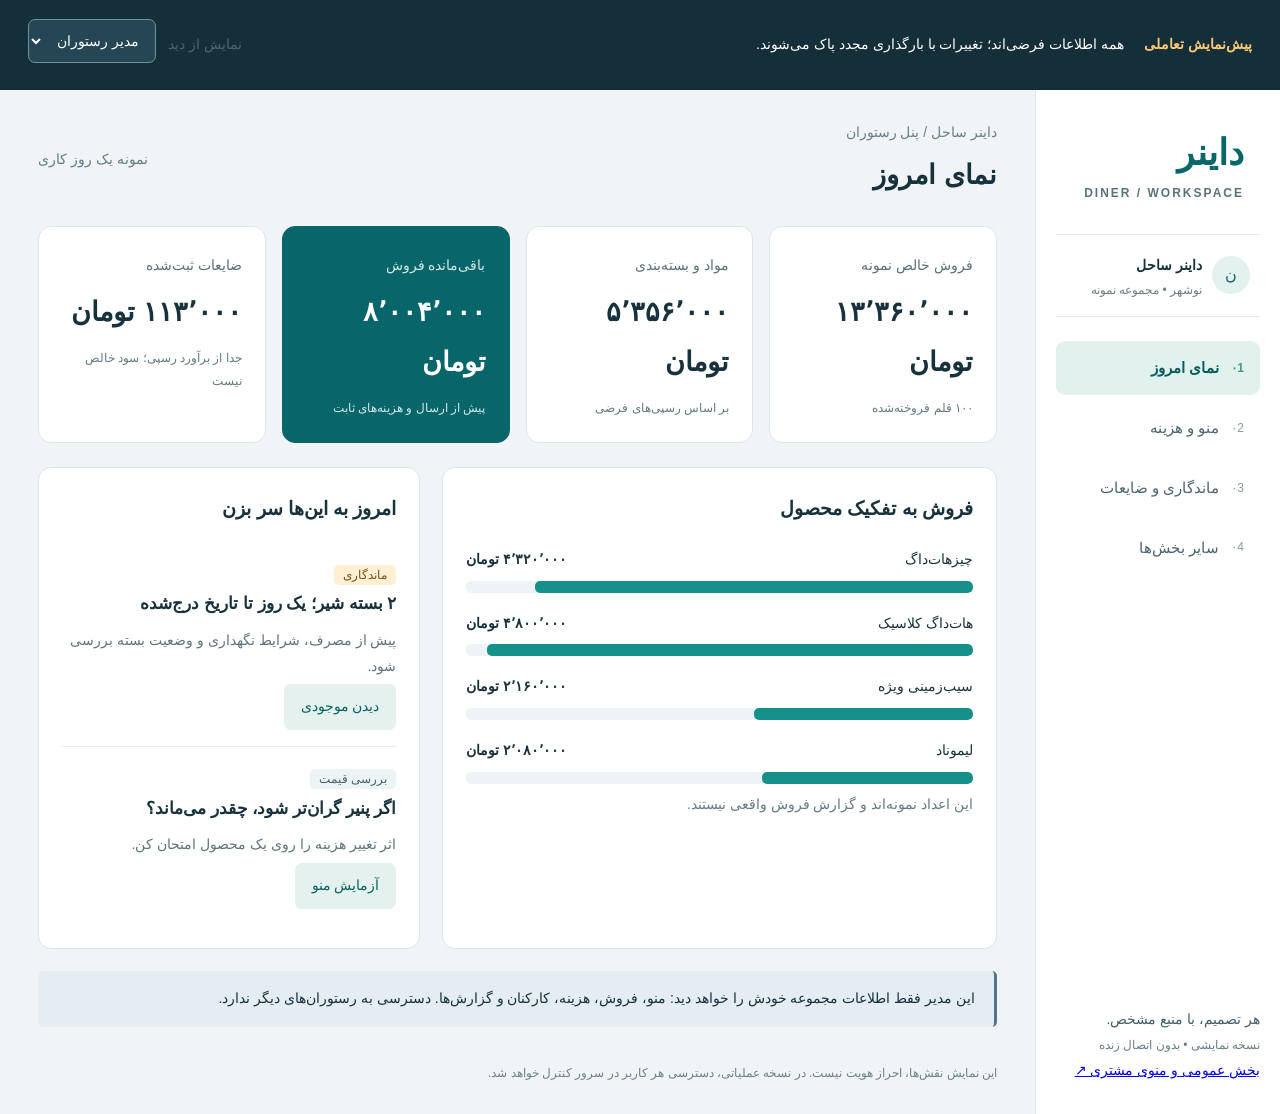
<file: docs/index.html>
<!doctype html>
<html lang="fa" dir="rtl"><head><meta charset="utf-8"><meta name="viewport" content="width=device-width,initial-scale=1"><title>داینر | پیش‌نمایش پنل‌ها</title><meta name="description" content="نسخه نمایشی پنل مدیر رستوران و مدیر کل داینر، با داده‌های فرضی"><link rel="icon" href="data:image/svg+xml,%3Csvg xmlns='http://www.w3.org/2000/svg' viewBox='0 0 32 32'%3E%3Crect width='32' height='32' rx='8' fill='%23086263'/%3E%3Ctext x='7' y='24' fill='white' font-size='24'%3ED%3C/text%3E%3C/svg%3E"><link rel="stylesheet" href="./demo.css"><script src="./demo.js" defer></script></head><body>
<div class="demo-banner"><strong>پیش‌نمایش تعاملی</strong><span>همه اطلاعات فرضی‌اند؛ تغییرات با بارگذاری مجدد پاک می‌شوند.</span><label>نمایش از دید<select id="role" aria-label="نمایش از دید"><option value="restaurant">مدیر رستوران</option><option value="admin">مدیر کل داینر</option></select></label></div>
<div class="shell"><aside><a class="brand" href="#restaurant">داینر<span>DINER / WORKSPACE</span></a><div class="identity"><span class="avatar" id="avatar">ن</span><div><strong id="identity"></strong><small id="identity-sub"></small></div></div><nav id="nav" aria-label="بخش‌های پنل"></nav><div class="side-note">هر تصمیم، با منبع مشخص.<br><span>نسخه نمایشی • بدون اتصال زنده</span><br><a href="./menu.html">بخش عمومی و منوی مشتری ↗</a></div></aside>
<main><header><div><p id="breadcrumb"></p><h1 id="title"></h1></div><span class="date">نمونه یک روز کاری</span></header><div id="status" role="status" aria-live="polite"></div><div id="content"></div><footer>این نمایش نقش‌ها، احراز هویت نیست. در نسخه عملیاتی، دسترسی هر کاربر در سرور کنترل خواهد شد.</footer></main></div></body></html>
</file>
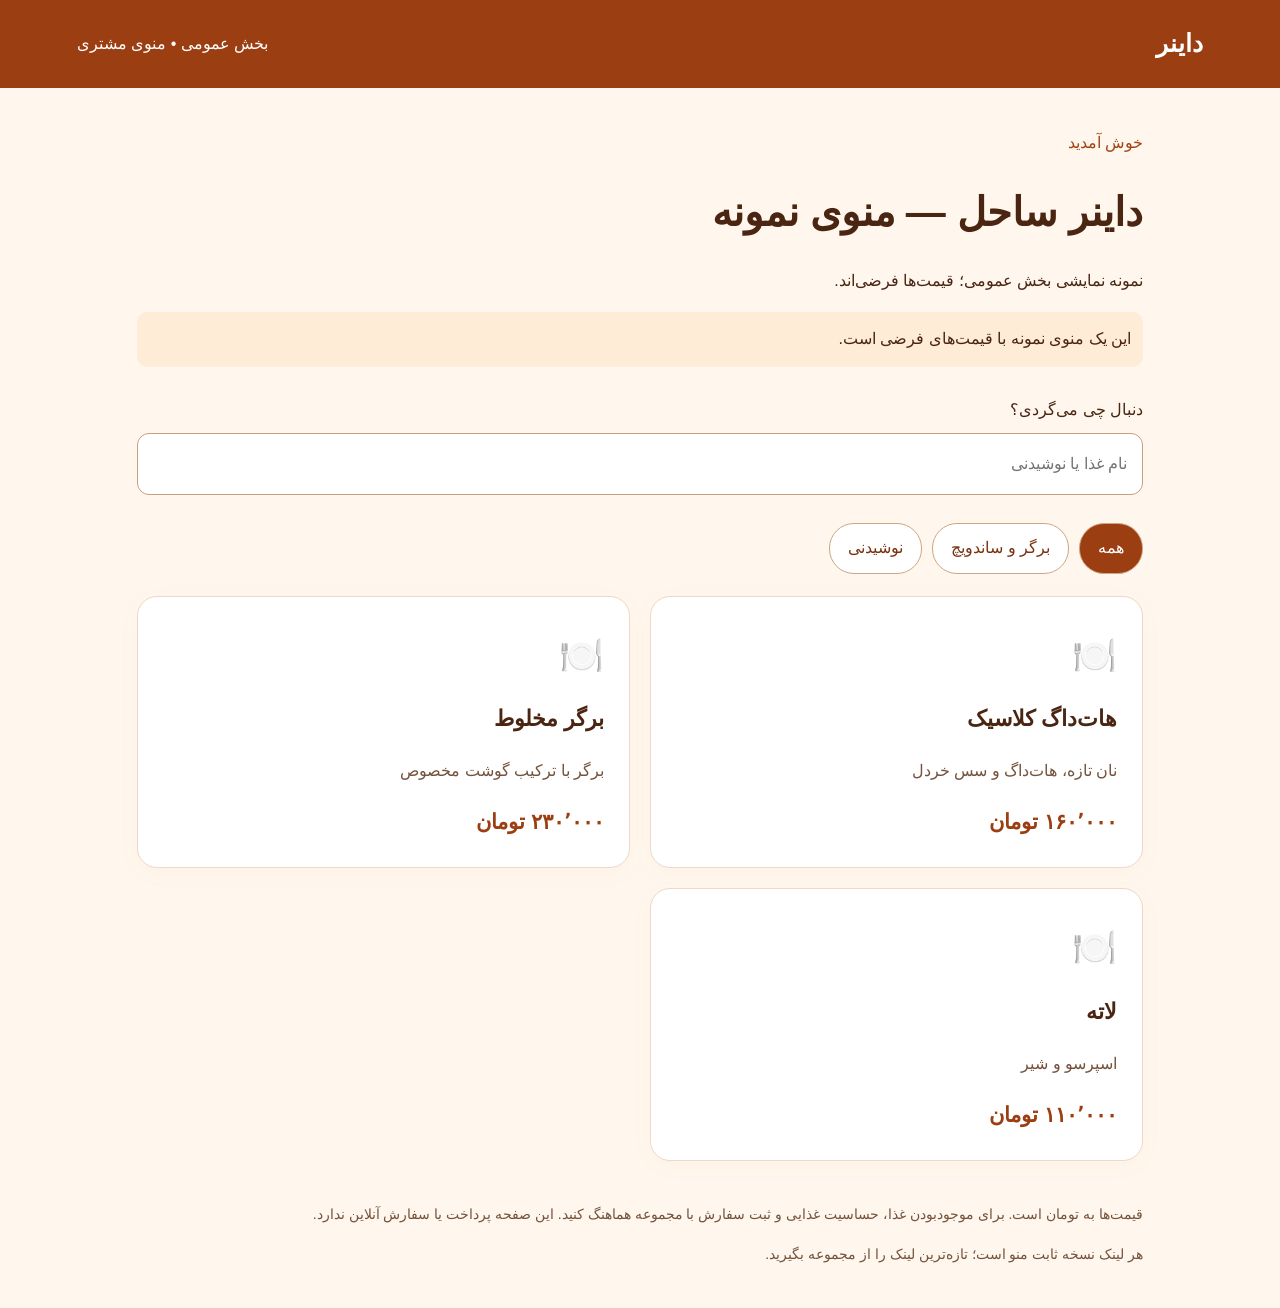
<file: docs/menu.html>
<!doctype html><html lang="fa" dir="rtl"><head><meta charset="utf-8"><meta name="viewport" content="width=device-width,initial-scale=1"><meta name="referrer" content="no-referrer"><title>داینر | منوی مشتری</title><link rel="stylesheet" href="menu.css"><script src="menu.js" defer></script></head><body><header><a href="./index.html">داینر</a><span>بخش عمومی • منوی مشتری</span></header><main><p class="eyebrow">خوش آمدید</p><h1 id="name">منوی آنلاین</h1><p id="description"></p><p id="notice" role="status"></p><label>دنبال چی می‌گردی؟<input id="search" type="search" placeholder="نام غذا یا نوشیدنی"></label><nav id="categories" aria-label="دسته‌های منو"></nav><section id="items" aria-label="محصولات منو"></section><footer>قیمت‌ها به تومان است. برای موجودبودن غذا، حساسیت غذایی و ثبت سفارش با مجموعه هماهنگ کنید. این صفحه پرداخت یا سفارش آنلاین ندارد.<p>هر لینک نسخه ثابت منو است؛ تازه‌ترین لینک را از مجموعه بگیرید.</p></footer></main></body></html>
</file>
<file: docs/demo.css>
*{box-sizing:border-box}body{margin:0;font:16px/1.85 Tahoma,Arial,sans-serif;background:#f1f4f7;color:#17323d}button,input,select{font:inherit}button,a,input,select,summary{touch-action:manipulation}button:focus-visible,a:focus-visible,input:focus-visible,select:focus-visible,summary:focus-visible{outline:3px solid #efb855;outline-offset:3px}.demo-banner{background:#142f3a;color:white;display:flex;align-items:center;gap:20px;padding:12px 28px;font-size:14px}.demo-banner strong{color:#ffc974;white-space:nowrap}.demo-banner label{margin-right:auto;display:flex;align-items:center;gap:12px;white-space:nowrap}.demo-banner select{background:#254654;color:white;border:1px solid #72929e;border-radius:7px;padding:7px 12px;font-size:14px}.shell{display:grid;grid-template-columns:245px minmax(0,1fr);min-height:calc(100vh - 68px)}aside{background:white;border-left:1px solid #dde6e9;padding:30px 20px;display:flex;flex-direction:column}.brand{font-size:36px;font-weight:bold;color:#086768;text-decoration:none;padding:0 16px}.brand span{display:block;font-size:12px;letter-spacing:2px;color:#58727b;line-height:1}.identity{display:flex;gap:10px;align-items:center;margin:35px 0 24px;padding:15px 10px;border-block:1px solid #e2e9ed}.identity strong{font-size:14px}.identity small{display:block;color:#6b7e85;font-size:12px}.avatar{width:38px;height:38px;background:#e3f2ef;color:#0b6b66;border-radius:50%;text-align:center;line-height:38px}nav{display:grid;gap:6px}nav button{text-align:right;display:flex;gap:12px;background:none;color:#4a6470;border:0;border-radius:9px;padding:13px 16px;cursor:pointer;font-size:15px}nav button.active{background:#e1f1ee;color:#075f5c;font-weight:bold}nav button:hover{background:#f0f5f5}.nav-no{font-size:12px;opacity:.65;align-self:center}.side-note{margin-top:auto;padding-top:50px;font-size:14px;color:#425e68}.side-note span{font-size:12px;color:#687d86}main{max-width:1500px;width:100%;padding:30px 38px;margin:auto}header{display:flex;align-items:center;justify-content:space-between;margin-bottom:25px}header p{margin:0;color:#69808a;font-size:14px}h1{font-size:27px;margin:5px 0 0}h2{font-size:19px;margin:0 0 16px}h3{font-size:17px;margin:0 0 8px}p{margin:8px 0 16px}.date,.muted{color:#627b85;font-size:14px}.stats{display:grid;grid-template-columns:repeat(4,1fr);gap:16px;margin-bottom:24px}.stat,.panel{background:white;border:1px solid #dce5e9;border-radius:13px;padding:23px}.stat small{font-size:14px;color:#58717a}.stat strong{display:block;font-size:27px;margin:9px 0}.stat .foot{font-size:12px;color:#617982}.stat.accent{background:#086569;color:white;border-color:#086569}.stat.accent small,.stat.accent .foot{color:#d3e8e8}.grid{display:grid;grid-template-columns:1.45fr 1fr;gap:22px;margin-bottom:22px}.panel{min-width:0}.panel-head{display:flex;align-items:center;justify-content:space-between;gap:12px}.badge{font-size:12px;padding:3px 9px;background:#edf4f5;color:#45616b;border-radius:5px;white-space:nowrap}.badge.warn{background:#fff0d4;color:#795014}.badge.good{background:#e0f1e9;color:#1f654a}.badge.bad{background:#fbe5e5;color:#8a3737}.bars{display:flex;flex-direction:column;gap:18px;margin-top:20px}.bar-label{display:flex;justify-content:space-between;gap:10px;font-size:14px}.track{height:12px;background:#eef3f5;border-radius:5px;margin-top:8px;overflow:hidden}.fill{height:100%;background:#15918a;border-radius:5px}.fill.second{background:#547487}.alert-row{padding:16px 0;border-bottom:1px solid #e6edef}.alert-row:last-child{border:0}.alert-row p{font-size:14px;color:#5d747d;margin:5px 0}.action,button.primary{background:#0b6d69;color:white;border:0;border-radius:7px;padding:10px 17px;font-size:14px;cursor:pointer}.action:hover,button.primary:hover{background:#064f4e}.action.soft{background:#e4f1ef;color:#07645e}.toolbar{display:flex;gap:15px;align-items:center;margin-bottom:20px;flex-wrap:wrap}input,select{border:1px solid #b9cbd1;border-radius:7px;padding:10px;background:white;color:#23424d;max-width:100%;font-size:16px;min-height:44px}label{font-size:14px;color:#4b6570}label input,label select{display:block;width:100%;margin:7px 0 15px}.table-wrap{overflow:auto}table{border-collapse:collapse;width:100%;font-size:14px;white-space:nowrap}th{text-align:right;background:#f5f8fa;font-weight:normal;color:#5a7580;padding:13px}td{padding:15px 13px;border-bottom:1px solid #e4ecef}td strong{font-size:15px}td small{display:block;font-size:12px;color:#6e8087}.pair{display:grid;grid-template-columns:1fr 1fr;gap:15px}.result{padding:22px;background:#e7f3f0;border-radius:10px;margin-top:15px}.result strong{display:block;font-size:28px;color:#075f55}.loss{color:#963e3e!important}.roadmap{display:grid;grid-template-columns:repeat(3,1fr);gap:16px}.roadmap article{background:white;border:1px solid #dce5e9;border-radius:10px;padding:20px}.roadmap p{font-size:14px;color:#59727e}.note{padding:15px 19px;background:#e5edf3;border-right:3px solid #557487;font-size:14px;border-radius:5px;margin-bottom:22px}.empty{padding:20px;color:#69818b;text-align:center}.status{padding:12px 18px;background:#e2f1e9;border-radius:8px;margin-bottom:20px;font-size:14px}footer{font-size:12px;color:#6c8189;margin-top:35px}details{margin-top:15px}summary{cursor:pointer;color:#086768}.access-list{padding-right:20px;font-size:14px;color:#516a74}.access-list li{margin:12px 0}@media(max-width:1100px){.stats{grid-template-columns:repeat(2,1fr)}.shell{grid-template-columns:205px minmax(0,1fr)}main{padding:25px}.grid{grid-template-columns:1fr}.roadmap{grid-template-columns:1fr 1fr}}@media(max-width:700px){.demo-banner{flex-wrap:wrap;gap:8px 15px;padding:12px 16px}.demo-banner>span{font-size:12px}.demo-banner label{margin:0;width:100%}.shell{display:block}aside{padding:16px;border-left:0;border-bottom:1px solid #dde6e9}.brand{font-size:25px;padding:0}.brand span,.identity,.side-note{display:none}nav{display:flex;overflow:auto;margin-top:14px;gap:4px}nav button{white-space:nowrap;padding:10px}.nav-no{display:none}main{padding:22px 16px}.date{display:none}h1{font-size:23px}.stat{padding:16px}.stat strong{font-size:22px}.stats{gap:10px}.panel{padding:18px}.roadmap{grid-template-columns:1fr}.pair{grid-template-columns:1fr}.demo-banner label{color:white}}

body[data-role=admin]{background:#f5f1fa;color:#342044}body[data-role=admin] .demo-banner{background:#37204f}body[data-role=admin] .brand,body[data-role=admin] summary{color:#7139a0}body[data-role=admin] nav button.active,body[data-role=admin] .action.soft{background:#eee1f8;color:#592584}body[data-role=admin] .stat.accent,body[data-role=admin] .action:not(.soft),body[data-role=admin] .fill{background:#7139a0;border-color:#7139a0}body[data-role=admin] .avatar{background:#eee1f8;color:#592584}
</file>
<file: docs/menu.css>
*{box-sizing:border-box}body{margin:0;background:#fff7ed;color:#492512;font:16px/1.9 Tahoma,Arial,sans-serif}header{display:flex;justify-content:space-between;gap:20px;padding:20px 6%;background:#9b3e12;color:white}header a{color:white;font-size:25px;text-decoration:none;font-weight:bold}header span{align-self:center}main{max-width:1050px;margin:40px auto;padding:0 22px}h1{font-size:40px;margin:8px 0}.eyebrow{color:#a34416}label{display:block;margin:28px 0}input{display:block;width:100%;padding:15px;border:1px solid #cb9d7d;border-radius:12px;font:inherit;background:white;margin-top:8px}#items{display:grid;grid-template-columns:repeat(2,minmax(0,1fr));gap:20px}article{background:white;border:1px solid #efd8c6;border-radius:20px;padding:25px;box-shadow:0 5px 25px #99400e08}article .icon{font-size:36px}h2{font-size:22px;margin:8px 0}article strong{display:block;color:#9b3e12;font-size:21px}article p{color:#74523c}footer{margin:40px 0;color:#74523c;font-size:14px}#notice{background:#ffecd6;padding:12px;border-radius:10px}input:focus-visible,a:focus-visible{outline:3px solid #a34416;outline-offset:4px}@media(max-width:600px){#items{grid-template-columns:1fr}h1{font-size:30px}header{flex-wrap:wrap}}

#categories{display:flex;gap:10px;overflow:auto;margin-bottom:22px}#categories button{font:inherit;white-space:nowrap;padding:9px 18px;border:1px solid #cfa582;border-radius:25px;background:white;color:#793310;cursor:pointer}#categories button[aria-pressed=true]{background:#9b3e12;color:white}button:focus-visible{outline:3px solid #a34416;outline-offset:3px}
</file>
